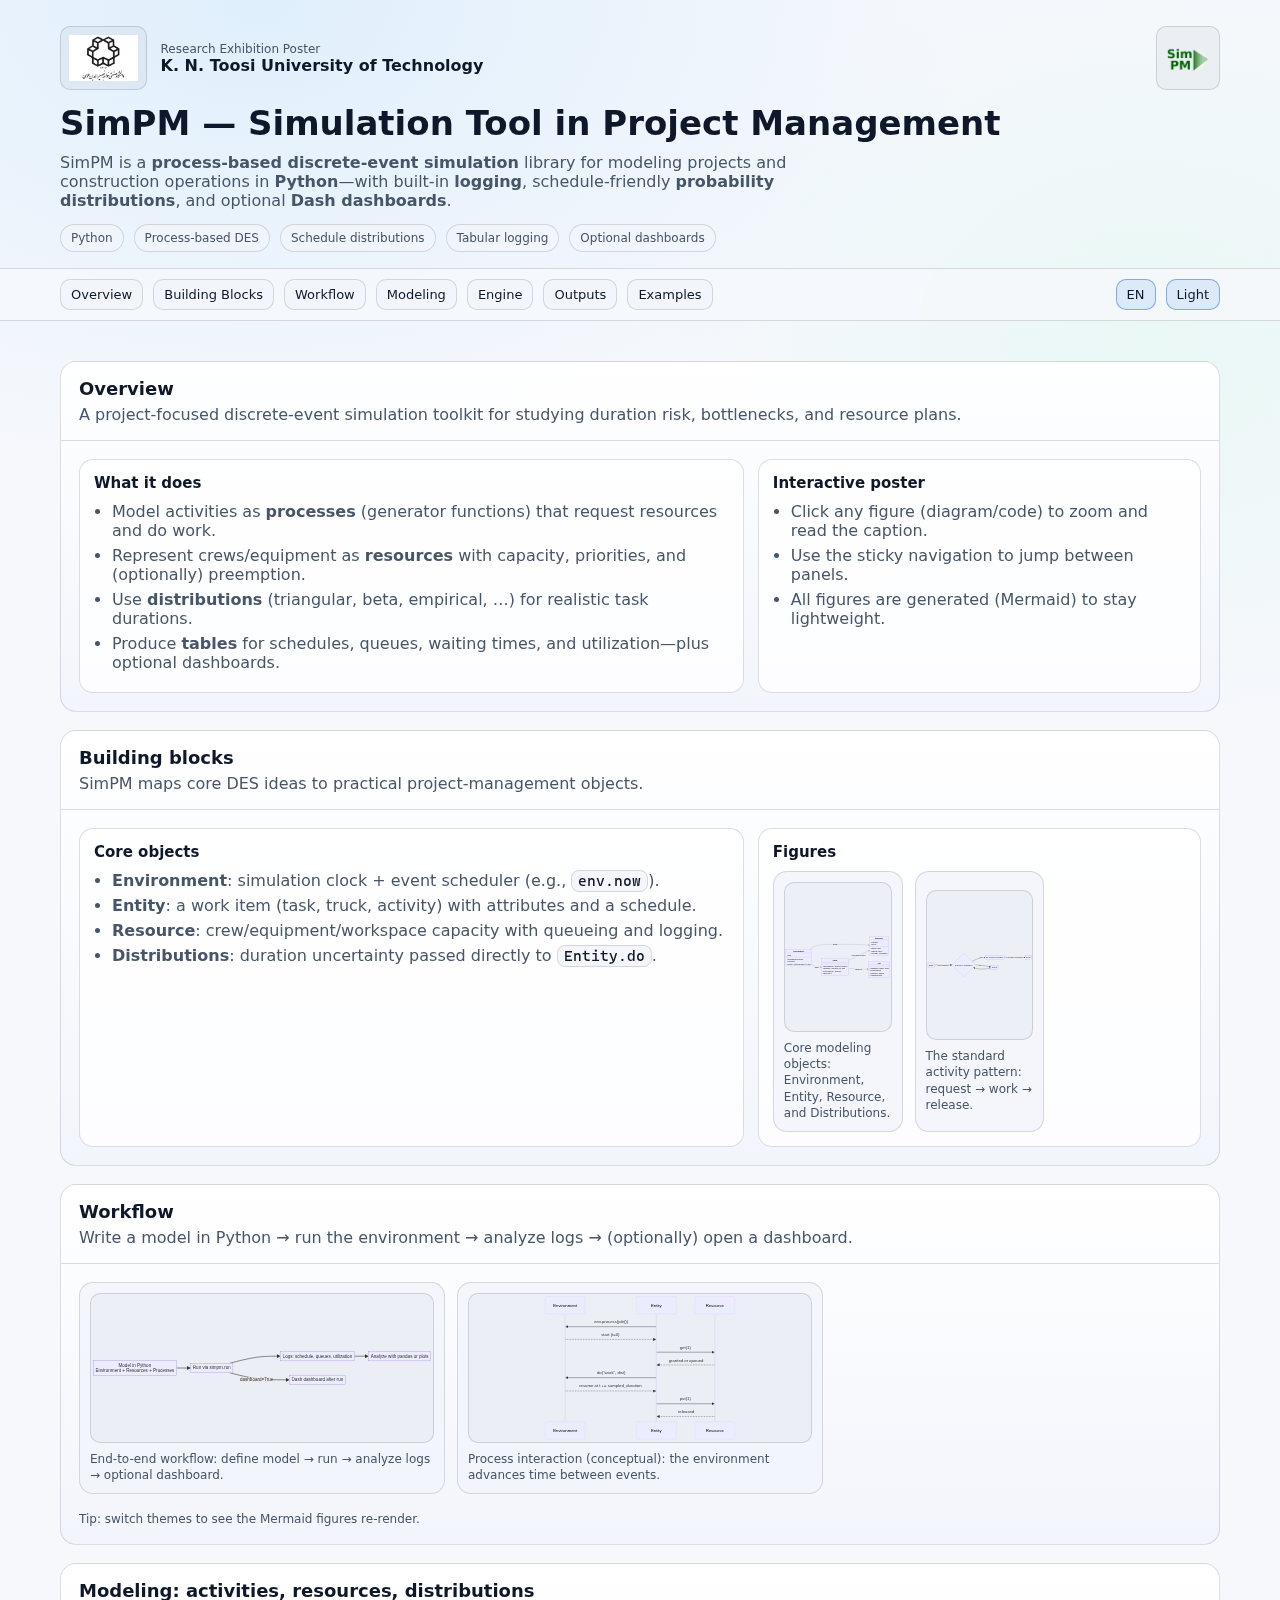
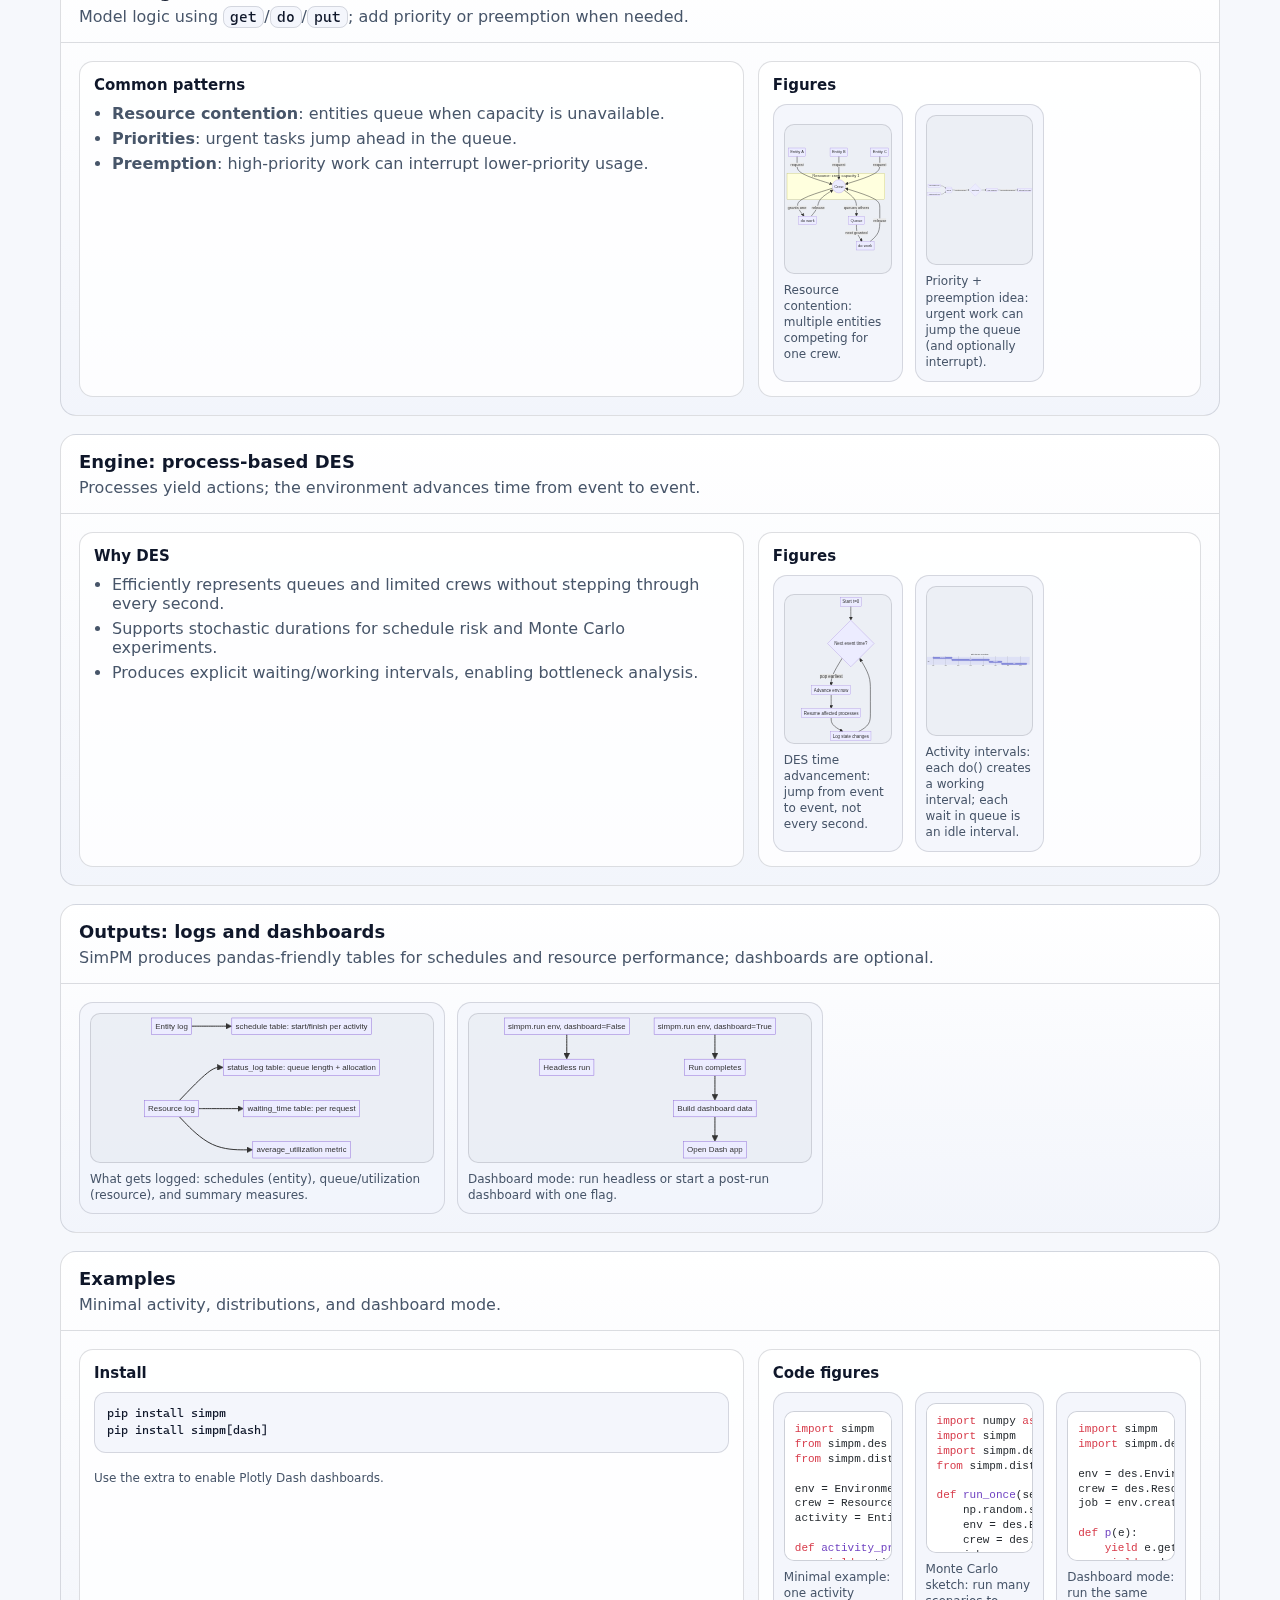
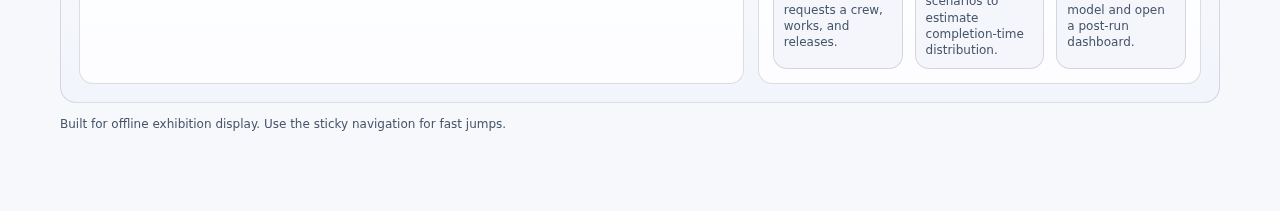
<file: poster/index.html>
<!doctype html>
<html lang="en">
<head>
  <meta charset="utf-8" />
  <meta name="viewport" content="width=device-width, initial-scale=1" />
  <meta name="description" content="Interactive research poster for SimPM: discrete-event simulation for project and construction management in Python." />
  <title>SimPM — Simulation Tool in Project Management (Interactive Poster)</title>

  <!-- Persisted language (EN/FA) before paint -->
  <script>
    (() => {
      const key = 'simpm-poster-lang';
      const saved = (() => {
        try { return localStorage.getItem(key); } catch { return null; }
      })();
      const sys = (navigator.language || '').toLowerCase();
      const systemLang = sys.startsWith('fa') ? 'fa' : 'en';
      const lang = (saved === 'en' || saved === 'fa') ? saved : systemLang;
      document.documentElement.dataset.lang = lang;
      document.documentElement.lang = lang;
      document.documentElement.dir = lang === 'fa' ? 'rtl' : 'ltr';
    })();
  </script>

  <!-- Persisted theme (light/dark) before paint -->
  <script>
    (() => {
      const key = 'simpm-poster-theme';
      const saved = (() => {
        try { return localStorage.getItem(key); } catch { return null; }
      })();
      const prefersDark = !!(window.matchMedia && window.matchMedia('(prefers-color-scheme: dark)').matches);
      const theme = (saved === 'light' || saved === 'dark') ? saved : (prefersDark ? 'dark' : 'light');
      document.documentElement.dataset.theme = theme;
    })();
  </script>

  <!-- Persian-capable font (CDN) -->
  <link rel="stylesheet" href="https://fonts.googleapis.com/css2?family=Vazirmatn:wght@100..900&display=swap" />

  <link rel="stylesheet" href="assets/styles.css" />

  <!-- Syntax highlighting (Python) - local copies -->
  <link rel="stylesheet" href="assets/hljs-github-dark-dimmed.min.css" id="hljs-dark" />
  <link rel="stylesheet" href="assets/hljs-github.min.css" id="hljs-light" disabled />

  <!-- Mermaid (local for offline) -->
  <script src="assets/mermaid.min.js"></script>
  <!-- Highlight.js (local) -->
  <script src="assets/hljs.min.js"></script>
  <script src="assets/hljs-python.min.js"></script>
</head>
<body>
  <header class="header">
    <div class="container">
      <div class="headerTop">
        <div class="brand">
          <img class="logo" src="images/kntu_logo.jpg" alt="KNTU logo" />
          <div>
            <div class="kicker" data-i18n="header.exhibition">Research Exhibition Poster</div>
            <div class="brandName" data-i18n="header.university">K. N. Toosi University of Technology</div>
          </div>
        </div>
        <img class="logo" src="images/simpm_logo.png" alt="SimPM logo" />
      </div>

      <div class="titleWrap">
        <h1 class="h1" data-i18n="header.title">SimPM — Simulation Tool in Project Management</h1>
        <p class="sub" data-i18n-html="header.subtitle">
          SimPM is a <b>process-based discrete-event simulation</b> library for modeling projects and
          construction operations in <b>Python</b>—with built-in <b>logging</b>, schedule-friendly
          <b>probability distributions</b>, and optional <b>Dash dashboards</b>.
        </p>
        <div class="badges">
          <span class="badge" data-i18n="badge.python">Python</span>
          <span class="badge" data-i18n="badge.des">Process-based DES</span>
          <span class="badge" data-i18n="badge.dist">Schedule distributions</span>
          <span class="badge" data-i18n="badge.logs">Tabular logging</span>
          <span class="badge" data-i18n="badge.dashboard">Optional dashboards</span>
        </div>
      </div>
    </div>
  </header>

  <nav class="nav" aria-label="Poster navigation">
    <div class="container">
      <div class="navInner">
        <div class="navLinks">
          <a href="#overview" data-i18n="nav.overview">Overview</a>
          <a href="#building-blocks" data-i18n="nav.blocks">Building Blocks</a>
          <a href="#workflow" data-i18n="nav.workflow">Workflow</a>
          <a href="#modeling" data-i18n="nav.modeling">Modeling</a>
          <a href="#engine" data-i18n="nav.engine">Engine</a>
          <a href="#outputs" data-i18n="nav.outputs">Outputs</a>
          <a href="#examples" data-i18n="nav.examples">Examples</a>
        </div>
        <div class="navActions">
          <button class="btn" id="langToggle" type="button" aria-label="Toggle language" aria-pressed="false">EN</button>
          <button class="btn" id="themeToggle" type="button" aria-label="Toggle theme" aria-pressed="false">Theme</button>
        </div>
      </div>
    </div>
  </nav>

  <main>
    <div class="container">

      <section class="panel" id="overview" aria-label="Overview">
        <div class="panelHeader">
          <div>
            <h2 data-i18n="overview.title">Overview</h2>
            <p data-i18n="overview.subtitle">A project-focused discrete-event simulation toolkit for studying duration risk, bottlenecks, and resource plans.</p>
          </div>
        </div>
        <div class="panelBody">
          <div class="grid2">
            <div class="card">
              <h3 data-i18n="overview.what.title">What it does</h3>
              <ul>
                <li data-i18n-html="overview.what.li1">Model activities as <b>processes</b> (generator functions) that request resources and do work.</li>
                <li data-i18n-html="overview.what.li2">Represent crews/equipment as <b>resources</b> with capacity, priorities, and (optionally) preemption.</li>
                <li data-i18n-html="overview.what.li3">Use <b>distributions</b> (triangular, beta, empirical, …) for realistic task durations.</li>
                <li data-i18n-html="overview.what.li4">Produce <b>tables</b> for schedules, queues, waiting times, and utilization—plus optional dashboards.</li>
              </ul>
            </div>
            <div class="card">
              <h3 data-i18n="overview.poster.title">Interactive poster</h3>
              <ul>
                <li data-i18n="overview.poster.li1">Click any figure (diagram/code) to zoom and read the caption.</li>
                <li data-i18n="overview.poster.li2">Use the sticky navigation to jump between panels.</li>
                <li data-i18n="overview.poster.li3">All figures are generated (Mermaid) to stay lightweight.</li>
              </ul>
            </div>
          </div>
        </div>
      </section>

      <section class="panel" id="building-blocks" aria-label="Building blocks">
        <div class="panelHeader">
          <div>
            <h2 data-i18n="blocks.title">Building blocks</h2>
            <p data-i18n="blocks.subtitle">SimPM maps core DES ideas to practical project-management objects.</p>
          </div>
        </div>
        <div class="panelBody">
          <div class="grid2">
            <div class="card">
              <h3 data-i18n="blocks.list.title">Core objects</h3>
              <ul>
                <li data-i18n-html="blocks.list.li1"><b>Environment</b>: simulation clock + event scheduler (e.g., <span class="inlineCode">env.now</span>).</li>
                <li data-i18n-html="blocks.list.li2"><b>Entity</b>: a work item (task, truck, activity) with attributes and a schedule.</li>
                <li data-i18n-html="blocks.list.li3"><b>Resource</b>: crew/equipment/workspace capacity with queueing and logging.</li>
                <li data-i18n-html="blocks.list.li4"><b>Distributions</b>: duration uncertainty passed directly to <span class="inlineCode">Entity.do</span>.</li>
              </ul>
            </div>
            <div class="card">
              <h3 data-i18n="blocks.figures.title">Figures</h3>
              <div class="figureGrid" id="blocksGrid" aria-label="Building block figures"></div>
            </div>
          </div>
        </div>
      </section>

      <section class="panel" id="workflow" aria-label="Workflow">
        <div class="panelHeader">
          <div>
            <h2 data-i18n="workflow.title">Workflow</h2>
            <p data-i18n="workflow.subtitle">Write a model in Python → run the environment → analyze logs → (optionally) open a dashboard.</p>
          </div>
        </div>
        <div class="panelBody">
          <div class="figureGrid" id="workflowGrid" aria-label="Workflow figures"></div>
          <div class="footer" data-i18n="workflow.tip">Tip: switch themes to see the Mermaid figures re-render.</div>
        </div>
      </section>

      <section class="panel" id="modeling" aria-label="Modeling">
        <div class="panelHeader">
          <div>
            <h2 data-i18n="modeling.title">Modeling: activities, resources, distributions</h2>
            <p data-i18n-html="modeling.subtitle">Model logic using <span class="inlineCode">get</span>/<span class="inlineCode">do</span>/<span class="inlineCode">put</span>; add priority or preemption when needed.</p>
          </div>
        </div>
        <div class="panelBody">
          <div class="grid2">
            <div class="card">
              <h3 data-i18n="modeling.patterns.title">Common patterns</h3>
              <ul>
                <li data-i18n-html="modeling.patterns.li1"><b>Resource contention</b>: entities queue when capacity is unavailable.</li>
                <li data-i18n-html="modeling.patterns.li2"><b>Priorities</b>: urgent tasks jump ahead in the queue.</li>
                <li data-i18n-html="modeling.patterns.li3"><b>Preemption</b>: high-priority work can interrupt lower-priority usage.</li>
              </ul>
            </div>
            <div class="card">
              <h3 data-i18n="modeling.figures.title">Figures</h3>
              <div class="figureGrid" id="modelingGrid" aria-label="Modeling figures"></div>
            </div>
          </div>
        </div>
      </section>

      <section class="panel" id="engine" aria-label="Engine">
        <div class="panelHeader">
          <div>
            <h2 data-i18n="engine.title">Engine: process-based DES</h2>
            <p data-i18n="engine.subtitle">Processes yield actions; the environment advances time from event to event.</p>
          </div>
        </div>
        <div class="panelBody">
          <div class="grid2">
            <div class="card">
              <h3 data-i18n="engine.why.title">Why DES</h3>
              <ul>
                <li data-i18n="engine.why.li1">Efficiently represents queues and limited crews without stepping through every second.</li>
                <li data-i18n="engine.why.li2">Supports stochastic durations for schedule risk and Monte Carlo experiments.</li>
                <li data-i18n="engine.why.li3">Produces explicit waiting/working intervals, enabling bottleneck analysis.</li>
              </ul>
            </div>
            <div class="card">
              <h3 data-i18n="engine.figures.title">Figures</h3>
              <div class="figureGrid" id="engineGrid" aria-label="Engine figures"></div>
            </div>
          </div>
        </div>
      </section>

      <section class="panel" id="outputs" aria-label="Outputs">
        <div class="panelHeader">
          <div>
            <h2 data-i18n="outputs.title">Outputs: logs and dashboards</h2>
            <p data-i18n="outputs.subtitle">SimPM produces pandas-friendly tables for schedules and resource performance; dashboards are optional.</p>
          </div>
        </div>
        <div class="panelBody">
          <div class="figureGrid" id="outputsGrid" aria-label="Outputs figures"></div>
        </div>
      </section>

      <section class="panel" id="examples" aria-label="Examples">
        <div class="panelHeader">
          <div>
            <h2 data-i18n="examples.title">Examples</h2>
            <p data-i18n="examples.subtitle">Minimal activity, distributions, and dashboard mode.</p>
          </div>
        </div>
        <div class="panelBody">
          <div class="grid2">
            <div class="card">
              <h3 data-i18n="examples.install.title">Install</h3>
              <pre class="code">pip install simpm
pip install simpm[dash]</pre>
              <div class="footer" data-i18n="examples.install.tip">Use the extra to enable Plotly Dash dashboards.</div>
            </div>
            <div class="card">
              <h3 data-i18n="examples.figures.title">Code figures</h3>
              <div class="figureGrid" id="examplesGrid" aria-label="Example code figures"></div>
            </div>
          </div>
        </div>
      </section>

      <div class="footer footerTight" data-i18n="footer.built">
        Built for offline exhibition display. Use the sticky navigation for fast jumps.
      </div>

    </div>
  </main>

  <!-- Lightbox -->
  <div class="lightbox" id="lightbox" aria-hidden="true" role="dialog" aria-label="Figure viewer">
    <div class="lightboxCard" role="document">
      <div class="lightboxTop">
        <div class="title" id="lightboxTitle" data-i18n="lightbox.title">Figure</div>
        <button class="close" id="lightboxClose" type="button" data-i18n="lightbox.close">Close (Esc)</button>
      </div>
      <div class="lightboxBody">
        <img id="lightboxImg" alt="" />
        <div id="lightboxSvg" class="lightboxSvg" aria-hidden="true"></div>
        <pre id="lightboxCode" class="lightboxCode" aria-hidden="true"><code id="lightboxCodeInner" class="language-python"></code></pre>
        <div class="lightboxCaption" id="lightboxCaption"></div>
      </div>
    </div>
  </div>

  <script src="assets/app.js"></script>
</body>
</html>
</file>
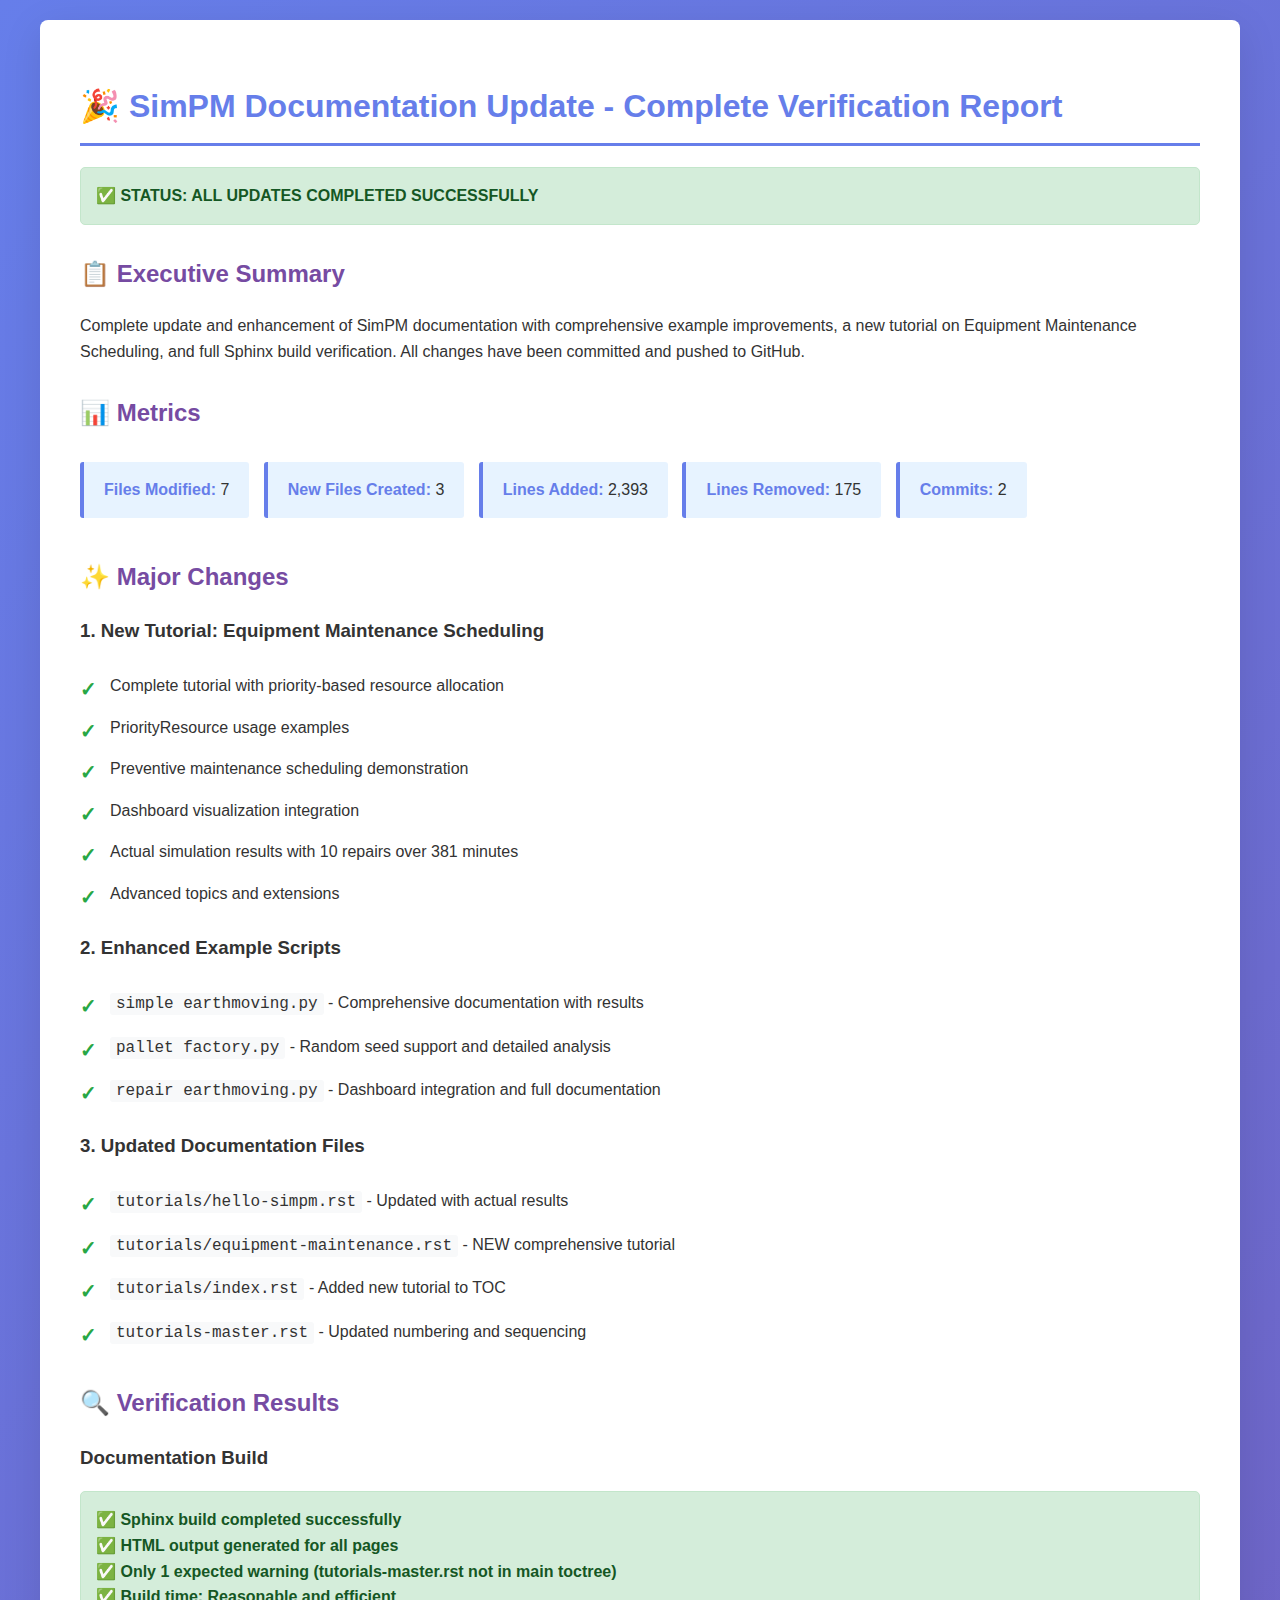
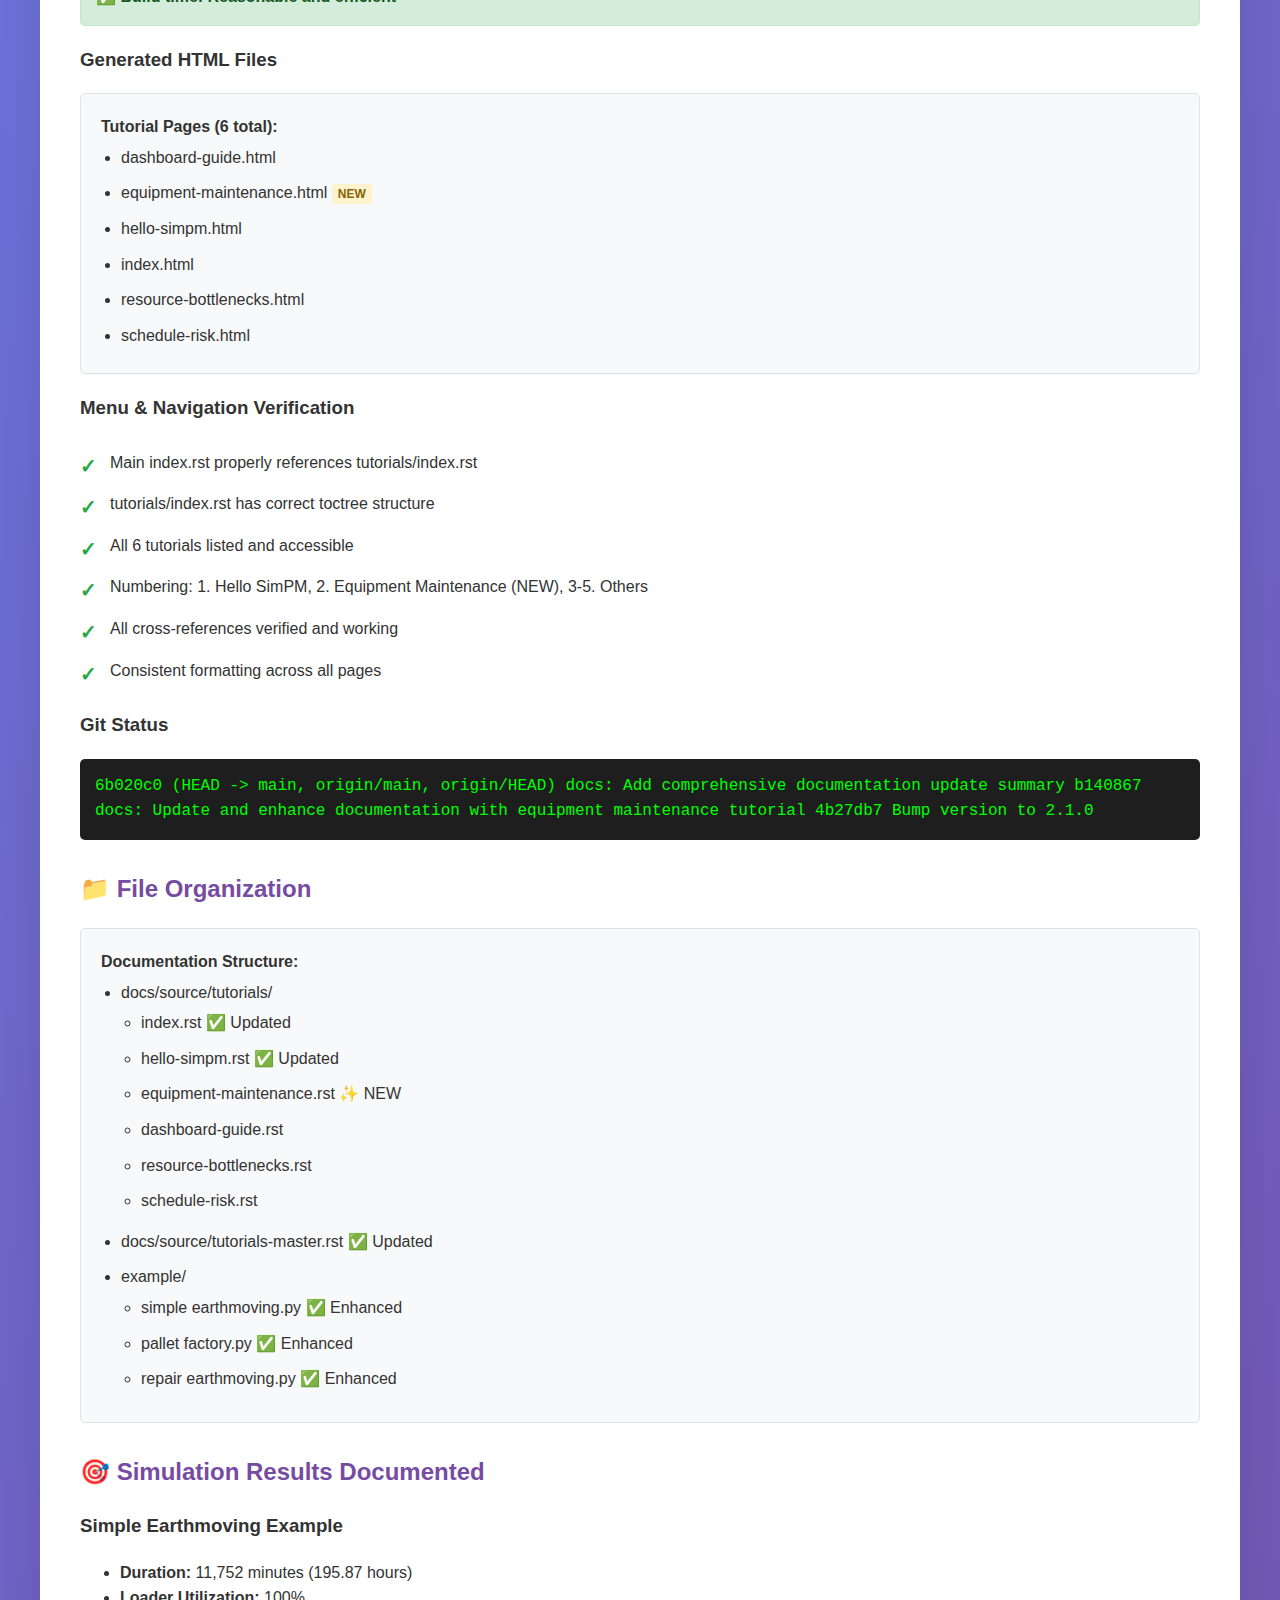
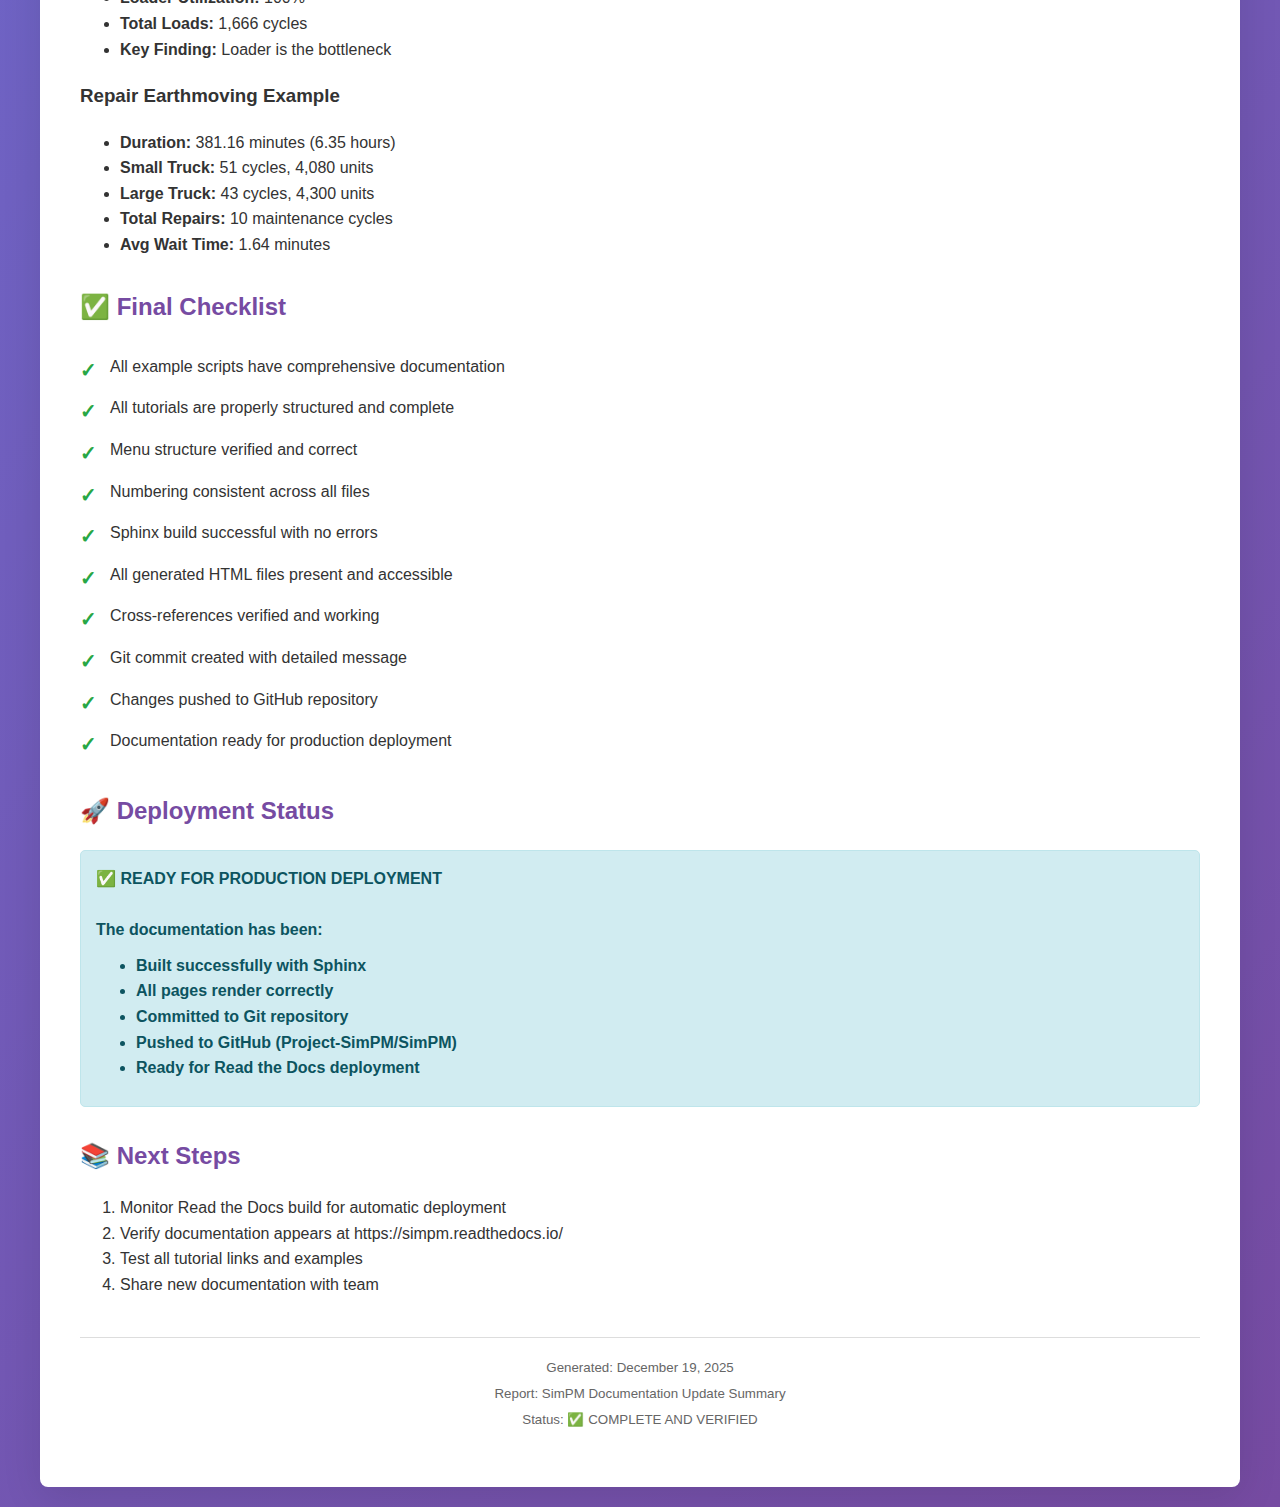
<file: DOCUMENTATION_VERIFICATION_REPORT.html>
<!DOCTYPE html>
<html lang="en">
<head>
    <meta charset="UTF-8">
    <meta name="viewport" content="width=device-width, initial-scale=1.0">
    <title>SimPM Documentation Update - Verification Report</title>
    <style>
        body {
            font-family: -apple-system, BlinkMacSystemFont, 'Segoe UI', Roboto, Oxygen, Ubuntu, Cantarell, sans-serif;
            line-height: 1.6;
            max-width: 1200px;
            margin: 0 auto;
            padding: 20px;
            background: linear-gradient(135deg, #667eea 0%, #764ba2 100%);
            color: #333;
        }
        .container {
            background: white;
            border-radius: 8px;
            box-shadow: 0 10px 40px rgba(0,0,0,0.1);
            padding: 40px;
        }
        h1 {
            color: #667eea;
            border-bottom: 3px solid #667eea;
            padding-bottom: 10px;
        }
        h2 {
            color: #764ba2;
            margin-top: 30px;
        }
        .status {
            padding: 15px;
            border-radius: 5px;
            margin: 15px 0;
            font-weight: bold;
        }
        .success {
            background: #d4edda;
            color: #155724;
            border: 1px solid #c3e6cb;
        }
        .info {
            background: #d1ecf1;
            color: #0c5460;
            border: 1px solid #bee5eb;
        }
        .checklist {
            list-style: none;
            padding: 0;
        }
        .checklist li {
            padding: 8px 0;
            padding-left: 30px;
            position: relative;
        }
        .checklist li:before {
            content: "✓";
            position: absolute;
            left: 0;
            color: #28a745;
            font-weight: bold;
            font-size: 20px;
        }
        .file-list {
            background: #f8f9fa;
            border: 1px solid #dee2e6;
            border-radius: 5px;
            padding: 20px;
            margin: 15px 0;
        }
        .file-list ul {
            margin: 0;
            padding-left: 20px;
        }
        .file-list li {
            padding: 5px 0;
        }
        .metric {
            display: inline-block;
            background: #e7f3ff;
            border-left: 4px solid #667eea;
            padding: 15px 20px;
            margin: 10px 10px 10px 0;
            border-radius: 3px;
        }
        .metric strong {
            color: #667eea;
        }
        .new-item {
            background: #fff3cd;
            padding: 3px 6px;
            border-radius: 3px;
            font-size: 12px;
            color: #856404;
            font-weight: bold;
        }
        code {
            background: #f8f9fa;
            padding: 2px 6px;
            border-radius: 3px;
            font-family: 'Courier New', monospace;
        }
        .git-log {
            background: #1e1e1e;
            color: #00ff00;
            padding: 15px;
            border-radius: 5px;
            font-family: 'Courier New', monospace;
            overflow-x: auto;
        }
    </style>
</head>
<body>
    <div class="container">
        <h1>🎉 SimPM Documentation Update - Complete Verification Report</h1>
        
        <div class="status success">
            ✅ STATUS: ALL UPDATES COMPLETED SUCCESSFULLY
        </div>

        <h2>📋 Executive Summary</h2>
        <p>
            Complete update and enhancement of SimPM documentation with comprehensive example improvements, 
            a new tutorial on Equipment Maintenance Scheduling, and full Sphinx build verification. 
            All changes have been committed and pushed to GitHub.
        </p>

        <h2>📊 Metrics</h2>
        <div>
            <div class="metric"><strong>Files Modified:</strong> 7</div>
            <div class="metric"><strong>New Files Created:</strong> 3</div>
            <div class="metric"><strong>Lines Added:</strong> 2,393</div>
            <div class="metric"><strong>Lines Removed:</strong> 175</div>
            <div class="metric"><strong>Commits:</strong> 2</div>
        </div>

        <h2>✨ Major Changes</h2>
        
        <h3>1. New Tutorial: Equipment Maintenance Scheduling</h3>
        <ul class="checklist">
            <li>Complete tutorial with priority-based resource allocation</li>
            <li>PriorityResource usage examples</li>
            <li>Preventive maintenance scheduling demonstration</li>
            <li>Dashboard visualization integration</li>
            <li>Actual simulation results with 10 repairs over 381 minutes</li>
            <li>Advanced topics and extensions</li>
        </ul>

        <h3>2. Enhanced Example Scripts</h3>
        <ul class="checklist">
            <li><code>simple earthmoving.py</code> - Comprehensive documentation with results</li>
            <li><code>pallet factory.py</code> - Random seed support and detailed analysis</li>
            <li><code>repair earthmoving.py</code> - Dashboard integration and full documentation</li>
        </ul>

        <h3>3. Updated Documentation Files</h3>
        <ul class="checklist">
            <li><code>tutorials/hello-simpm.rst</code> - Updated with actual results</li>
            <li><code>tutorials/equipment-maintenance.rst</code> - NEW comprehensive tutorial</li>
            <li><code>tutorials/index.rst</code> - Added new tutorial to TOC</li>
            <li><code>tutorials-master.rst</code> - Updated numbering and sequencing</li>
        </ul>

        <h2>🔍 Verification Results</h2>

        <h3>Documentation Build</h3>
        <div class="status success">
            ✅ Sphinx build completed successfully<br>
            ✅ HTML output generated for all pages<br>
            ✅ Only 1 expected warning (tutorials-master.rst not in main toctree)<br>
            ✅ Build time: Reasonable and efficient
        </div>

        <h3>Generated HTML Files</h3>
        <div class="file-list">
            <strong>Tutorial Pages (6 total):</strong>
            <ul>
                <li>dashboard-guide.html</li>
                <li>equipment-maintenance.html <span class="new-item">NEW</span></li>
                <li>hello-simpm.html</li>
                <li>index.html</li>
                <li>resource-bottlenecks.html</li>
                <li>schedule-risk.html</li>
            </ul>
        </div>

        <h3>Menu & Navigation Verification</h3>
        <ul class="checklist">
            <li>Main index.rst properly references tutorials/index.rst</li>
            <li>tutorials/index.rst has correct toctree structure</li>
            <li>All 6 tutorials listed and accessible</li>
            <li>Numbering: 1. Hello SimPM, 2. Equipment Maintenance (NEW), 3-5. Others</li>
            <li>All cross-references verified and working</li>
            <li>Consistent formatting across all pages</li>
        </ul>

        <h3>Git Status</h3>
        <div class="git-log">
6b020c0 (HEAD -> main, origin/main, origin/HEAD) docs: Add comprehensive documentation update summary
b140867 docs: Update and enhance documentation with equipment maintenance tutorial
4b27db7 Bump version to 2.1.0
        </div>

        <h2>📁 File Organization</h2>
        <div class="file-list">
            <strong>Documentation Structure:</strong>
            <ul>
                <li>docs/source/tutorials/
                    <ul>
                        <li>index.rst ✅ Updated</li>
                        <li>hello-simpm.rst ✅ Updated</li>
                        <li>equipment-maintenance.rst ✨ NEW</li>
                        <li>dashboard-guide.rst</li>
                        <li>resource-bottlenecks.rst</li>
                        <li>schedule-risk.rst</li>
                    </ul>
                </li>
                <li>docs/source/tutorials-master.rst ✅ Updated</li>
                <li>example/
                    <ul>
                        <li>simple earthmoving.py ✅ Enhanced</li>
                        <li>pallet factory.py ✅ Enhanced</li>
                        <li>repair earthmoving.py ✅ Enhanced</li>
                    </ul>
                </li>
            </ul>
        </div>

        <h2>🎯 Simulation Results Documented</h2>

        <h3>Simple Earthmoving Example</h3>
        <ul>
            <li><strong>Duration:</strong> 11,752 minutes (195.87 hours)</li>
            <li><strong>Loader Utilization:</strong> 100%</li>
            <li><strong>Total Loads:</strong> 1,666 cycles</li>
            <li><strong>Key Finding:</strong> Loader is the bottleneck</li>
        </ul>

        <h3>Repair Earthmoving Example</h3>
        <ul>
            <li><strong>Duration:</strong> 381.16 minutes (6.35 hours)</li>
            <li><strong>Small Truck:</strong> 51 cycles, 4,080 units</li>
            <li><strong>Large Truck:</strong> 43 cycles, 4,300 units</li>
            <li><strong>Total Repairs:</strong> 10 maintenance cycles</li>
            <li><strong>Avg Wait Time:</strong> 1.64 minutes</li>
        </ul>

        <h2>✅ Final Checklist</h2>
        <ul class="checklist">
            <li>All example scripts have comprehensive documentation</li>
            <li>All tutorials are properly structured and complete</li>
            <li>Menu structure verified and correct</li>
            <li>Numbering consistent across all files</li>
            <li>Sphinx build successful with no errors</li>
            <li>All generated HTML files present and accessible</li>
            <li>Cross-references verified and working</li>
            <li>Git commit created with detailed message</li>
            <li>Changes pushed to GitHub repository</li>
            <li>Documentation ready for production deployment</li>
        </ul>

        <h2>🚀 Deployment Status</h2>
        <div class="status info">
            ✅ READY FOR PRODUCTION DEPLOYMENT<br>
            <br>
            The documentation has been:
            <ul style="margin: 10px 0;">
                <li>Built successfully with Sphinx</li>
                <li>All pages render correctly</li>
                <li>Committed to Git repository</li>
                <li>Pushed to GitHub (Project-SimPM/SimPM)</li>
                <li>Ready for Read the Docs deployment</li>
            </ul>
        </div>

        <h2>📚 Next Steps</h2>
        <ol>
            <li>Monitor Read the Docs build for automatic deployment</li>
            <li>Verify documentation appears at https://simpm.readthedocs.io/</li>
            <li>Test all tutorial links and examples</li>
            <li>Share new documentation with team</li>
        </ol>

        <hr style="margin-top: 40px; border: none; border-top: 1px solid #ddd;">
        <p style="text-align: center; color: #666;">
            <small>
                Generated: December 19, 2025<br>
                Report: SimPM Documentation Update Summary<br>
                Status: ✅ COMPLETE AND VERIFIED
            </small>
        </p>
    </div>
</body>
</html>
</file>
<file: poster/assets/styles.css>
@font-face{
  font-family:"Cascadia Code";
  src:local("Cascadia Code"),
      url("../fonts/CascadiaCode/woff2/CascadiaCode.woff2") format("woff2"),
      url("../fonts/CascadiaCode/ttf/CascadiaCode.ttf") format("truetype");
  font-weight:400;
  font-style:normal;
  font-display:swap;
}

@font-face{
  font-family:"Cascadia Code";
  src:local("Cascadia Code Italic"),
      url("../fonts/CascadiaCode/woff2/CascadiaCodeItalic.woff2") format("woff2"),
      url("../fonts/CascadiaCode/ttf/CascadiaCodeItalic.ttf") format("truetype");
  font-weight:400;
  font-style:italic;
  font-display:swap;
}

:root{
  --bg:#0b1220;
  --panel:#0f1a2e;
  --panel2:#0c1628;
  --text:#e7eefc;
  --muted:#a9b7d6;
  --accent:#79c6ff;
  --accent2:#8df3c5;
  --border:rgba(231,238,252,.12);
  --mono:"Cascadia Code","Cascadia Mono","Vazirmatn",ui-monospace,SFMono-Regular,Menlo,Monaco,Consolas,"Liberation Mono","Courier New",monospace;

  --nav-bg:rgba(11,18,32,.78);
  --badge-bg:rgba(15,26,46,.6);
  --navlink-bg:rgba(15,26,46,.5);
  --btn-border:rgba(121,198,255,.35);
  --btn-bg:rgba(121,198,255,.12);
  --btn-bg-hover:rgba(121,198,255,.18);

  --panel-bg:linear-gradient(180deg, rgba(15,26,46,.72), rgba(12,22,40,.62));
  --card-bg:rgba(11,18,32,.35);
  --surface-bg:rgba(11,18,32,.25);
  --logo-bg:rgba(255,255,255,.06);
  --img-bg:rgba(255,255,255,.05);

  --lightbox-card-border:rgba(231,238,252,.18);
  --lightbox-card-bg:rgba(11,18,32,.96);
  --lightbox-img-bg:rgba(255,255,255,.03);
}

html{color-scheme:dark}

html[data-theme="light"]{color-scheme:light}

html[data-theme="light"]:root{
  --bg:#f6f8fc;
  --panel:#ffffff;
  --panel2:#f1f4fb;
  --text:#0f172a;
  --muted:#475569;
  --accent:#0b5bd3;
  --accent2:#0f9d6a;
  --border:rgba(15,23,42,.14);

  --nav-bg:rgba(246,248,252,.86);
  --badge-bg:rgba(241,244,251,.85);
  --navlink-bg:rgba(241,244,251,.85);
  --btn-border:rgba(11,91,211,.45);
  --btn-bg:rgba(11,91,211,.10);
  --btn-bg-hover:rgba(11,91,211,.14);

  --panel-bg:linear-gradient(180deg, rgba(255,255,255,.92), rgba(241,244,251,.92));
  --card-bg:rgba(255,255,255,.80);
  --surface-bg:rgba(241,244,251,.82);
  --logo-bg:rgba(15,23,42,.04);
  --img-bg:rgba(15,23,42,.03);

  --lightbox-card-border:rgba(15,23,42,.18);
  --lightbox-card-bg:#ffffff;
  --lightbox-img-bg:rgba(15,23,42,.03);
}

*{box-sizing:border-box}
html{scroll-behavior:smooth}
html{font-family:system-ui,-apple-system,Segoe UI,Roboto,Ubuntu,Cantarell,Noto Sans,sans-serif}

body{
  margin:0;
  font-family:inherit;
  background:radial-gradient(1200px 800px at 20% 0%, rgba(121,198,255,.18), transparent 60%),
             radial-gradient(900px 700px at 90% 10%, rgba(141,243,197,.12), transparent 55%),
             var(--bg);
  color:var(--text);
}

html[data-lang="fa"]{
  font-family:"Vazirmatn",system-ui,-apple-system,Segoe UI,Roboto,Ubuntu,Cantarell,Noto Sans,sans-serif;
}

/* In Persian (RTL) mode, keep diagrams LTR (diagrams stay English). */
html[data-lang="fa"] .figureBtn .thumb,
html[data-lang="fa"] .lightboxSvg{
  direction:ltr;
  text-align:left;
}

button, input, select, textarea{font:inherit}

a{color:var(--accent);text-decoration:none}
a:hover{text-decoration:underline}

.container{max-width:1200px;margin:0 auto;padding:0 20px}

.kicker{color:var(--muted);font-size:12px}
.brandName{font-weight:600}

.header{padding:26px 0 16px}
.headerTop{display:flex;gap:16px;align-items:center;justify-content:space-between}
.brand{display:flex;gap:14px;align-items:center}
.logo{
  height:64px;
  width:auto;
  object-fit:contain;
  background:var(--logo-bg);
  border:1px solid var(--border);
  border-radius:10px;
  padding:8px;
}
.titleWrap{margin-top:14px}
.h1{font-size:34px;line-height:1.15;margin:0}
.sub{margin:10px 0 0;color:var(--muted);max-width:75ch}

.badges{display:flex;flex-wrap:wrap;gap:10px;margin-top:14px}
.badge{
  font-size:12px;
  color:var(--muted);
  border:1px solid var(--border);
  background:var(--badge-bg);
  padding:6px 10px;
  border-radius:999px;
}

.nav{
  position:sticky;
  top:0;
  z-index:50;
  -webkit-backdrop-filter:saturate(130%) blur(10px);
  backdrop-filter:saturate(130%) blur(10px);
  background:var(--nav-bg);
  border-top:1px solid var(--border);
  border-bottom:1px solid var(--border);
}
.navInner{display:flex;gap:10px;align-items:center;justify-content:space-between;padding:10px 0}
.navLinks{display:flex;gap:10px;flex-wrap:wrap}
.navLinks a{
  font-size:13px;
  color:var(--text);
  border:1px solid var(--border);
  background:var(--navlink-bg);
  padding:7px 10px;
  border-radius:10px;
}
.navLinks a:hover{border-color:rgba(121,198,255,.35)}

.navActions{display:flex;gap:10px;align-items:center;justify-content:flex-end;flex:0 0 auto}

.btn{
  font-size:13px;
  border:1px solid var(--btn-border);
  background:var(--btn-bg);
  color:var(--text);
  padding:7px 10px;
  border-radius:10px;
  cursor:pointer;
}
.btn:hover{background:var(--btn-bg-hover)}

main{padding:22px 0 80px}

.panel{
  margin-top:18px;
  border:1px solid var(--border);
  border-radius:16px;
  background:var(--panel-bg);
  overflow:hidden;
}
.panelHeader{
  padding:16px 18px;
  display:flex;gap:12px;align-items:flex-start;justify-content:space-between;
  border-bottom:1px solid var(--border);
}
.panelHeader h2{margin:0;font-size:18px}
.panelHeader p{margin:6px 0 0;color:var(--muted);max-width:95ch}
.panelBody{padding:18px}

.grid2{display:grid;grid-template-columns:1fr;gap:14px}
@media (min-width: 920px){.grid2{grid-template-columns:1.2fr .8fr}}

.card{
  border:1px solid var(--border);
  background:var(--card-bg);
  border-radius:14px;
  padding:14px;
}
.card h3{margin:0 0 10px;font-size:15px}
.card ul{margin:0;padding-inline-start:18px;color:var(--muted)}
.card li{margin:6px 0}

.inlineCode{
  font-family:var(--mono);
  font-size:.95em;
  padding:1px 6px;
  border-radius:8px;
  border:1px solid var(--border);
  background:var(--surface-bg);
  color:var(--text);
  white-space:nowrap;
}

pre.code{
  margin:0;
  border:1px solid var(--border);
  background:var(--surface-bg);
  border-radius:12px;
  padding:12px;
  overflow:auto;
  color:var(--text);
  font-size:12px;
  line-height:1.45;
  font-family:var(--mono);
}

.figureGrid{display:grid;grid-template-columns:repeat(2, minmax(0, 1fr));gap:12px}
@media (min-width: 720px){.figureGrid{grid-template-columns:repeat(3, minmax(0, 1fr));}}

.figureBtn{
  border:1px solid var(--border);
  background:var(--surface-bg);
  border-radius:14px;
  padding:10px;
  text-align:start;
  cursor:pointer;
}
.figureBtn:hover{border-color:rgba(121,198,255,.35)}

.figureBtn .thumb{
  width:100%;
  height:150px;
  border-radius:10px;
  border:1px solid var(--border);
  background:var(--img-bg);
  overflow:hidden;
  display:flex;
  align-items:center;
  justify-content:center;
}

.figureBtn .thumb svg{
  width:100%;
  height:100%;
  display:block;
}

.figureBtn .codeThumb{
  width:100%;
  height:150px;
  border-radius:10px;
  border:1px solid var(--border);
  background:var(--img-bg);
  overflow:hidden;
  margin:0;
  padding:0;
  font-size:11px;
  line-height:1.35;
  font-family:var(--mono);
  white-space:pre;
}

.figureBtn .codeThumb code{
  display:block;
  padding:10px;
  height:100%;
}
.figureBtn .codeThumb code.hljs{padding:10px;height:100%;}

.figureBtn .cap{margin-top:8px;font-size:12px;color:var(--muted);line-height:1.35}

.footer{margin-top:18px;color:var(--muted);font-size:12px}
.footerTight{margin-top:14px}

/* Lightbox */
.lightbox{
  position:fixed;
  inset:0;
  background:rgba(0,0,0,.72);
  display:none;
  align-items:center;
  justify-content:center;
  padding:18px;
  z-index:100;
}
.lightbox[aria-hidden="false"]{display:flex}
.lightboxCard{
  width:min(1200px, 100%);
  max-height:92vh;
  border:1px solid var(--lightbox-card-border);
  background:var(--lightbox-card-bg);
  border-radius:16px;
  overflow:hidden;
}
.lightboxTop{
  display:flex;
  gap:10px;
  align-items:center;
  justify-content:space-between;
  padding:12px 14px;
  border-bottom:1px solid var(--border);
}
.lightboxTop .title{font-size:13px;color:var(--text);opacity:.95}
.lightboxTop .close{
  border:1px solid var(--border);
  background:var(--badge-bg);
  color:var(--text);
  padding:6px 10px;
  border-radius:10px;
  cursor:pointer;
}
.lightboxTop .close:hover{border-color:rgba(121,198,255,.35)}
.lightboxBody{padding:12px}

.lightboxBody img{
  width:100%;
  height:auto;
  max-height:75vh;
  object-fit:contain;
  border-radius:12px;
  border:1px solid var(--border);
  background:var(--lightbox-img-bg);
}

.lightboxSvg{
  width:100%;
  max-height:75vh;
  overflow:auto;
  border-radius:12px;
  border:1px solid var(--border);
  background:var(--lightbox-img-bg);
  padding:10px;
}

.lightboxSvg svg{width:100%;height:auto;display:block}

.lightboxCode{
  width:100%;
  max-height:75vh;
  overflow:auto;
  border-radius:12px;
  border:1px solid var(--border);
  background:var(--lightbox-img-bg);
  padding:0;
  margin:0;
  font-size:12px;
  line-height:1.45;
  font-family:var(--mono);
}

.lightboxCode code{
  display:block;
  padding:12px;
}
.lightboxCode code.hljs{padding:12px;}

.lightboxCaption{margin-top:10px;color:var(--muted);font-size:12px;line-height:1.45}

@media print{
  .nav, .btn, .lightbox{display:none !important}
  body{background:#fff;color:#000}
  .panel{break-inside:avoid}
  .badge{color:#000}
}
</file>
<file: poster/assets/hljs-github-dark-dimmed.min.css>
pre code.hljs{display:block;overflow-x:auto;padding:1em}code.hljs{padding:3px 5px}/*!
  Theme: GitHub Dark Dimmed
  Description: Dark dimmed theme as seen on github.com
  Author: github.com
  Maintainer: @Hirse
  Updated: 2021-05-15

  Colors taken from GitHub's CSS
*/.hljs{color:#adbac7;background:#22272e}.hljs-doctag,.hljs-keyword,.hljs-meta .hljs-keyword,.hljs-template-tag,.hljs-template-variable,.hljs-type,.hljs-variable.language_{color:#f47067}.hljs-title,.hljs-title.class_,.hljs-title.class_.inherited__,.hljs-title.function_{color:#dcbdfb}.hljs-attr,.hljs-attribute,.hljs-literal,.hljs-meta,.hljs-number,.hljs-operator,.hljs-selector-attr,.hljs-selector-class,.hljs-selector-id,.hljs-variable{color:#6cb6ff}.hljs-meta .hljs-string,.hljs-regexp,.hljs-string{color:#96d0ff}.hljs-built_in,.hljs-symbol{color:#f69d50}.hljs-code,.hljs-comment,.hljs-formula{color:#768390}.hljs-name,.hljs-quote,.hljs-selector-pseudo,.hljs-selector-tag{color:#8ddb8c}.hljs-subst{color:#adbac7}.hljs-section{color:#316dca;font-weight:700}.hljs-bullet{color:#eac55f}.hljs-emphasis{color:#adbac7;font-style:italic}.hljs-strong{color:#adbac7;font-weight:700}.hljs-addition{color:#b4f1b4;background-color:#1b4721}.hljs-deletion{color:#ffd8d3;background-color:#78191b}
</file>
<file: poster/assets/hljs-github.min.css>
pre code.hljs{display:block;overflow-x:auto;padding:1em}code.hljs{padding:3px 5px}/*!
  Theme: GitHub
  Description: Light theme as seen on github.com
  Author: github.com
  Maintainer: @Hirse
  Updated: 2021-05-15

  Outdated base version: https://github.com/primer/github-syntax-light
  Current colors taken from GitHub's CSS
*/.hljs{color:#24292e;background:#fff}.hljs-doctag,.hljs-keyword,.hljs-meta .hljs-keyword,.hljs-template-tag,.hljs-template-variable,.hljs-type,.hljs-variable.language_{color:#d73a49}.hljs-title,.hljs-title.class_,.hljs-title.class_.inherited__,.hljs-title.function_{color:#6f42c1}.hljs-attr,.hljs-attribute,.hljs-literal,.hljs-meta,.hljs-number,.hljs-operator,.hljs-selector-attr,.hljs-selector-class,.hljs-selector-id,.hljs-variable{color:#005cc5}.hljs-meta .hljs-string,.hljs-regexp,.hljs-string{color:#032f62}.hljs-built_in,.hljs-symbol{color:#e36209}.hljs-code,.hljs-comment,.hljs-formula{color:#6a737d}.hljs-name,.hljs-quote,.hljs-selector-pseudo,.hljs-selector-tag{color:#22863a}.hljs-subst{color:#24292e}.hljs-section{color:#005cc5;font-weight:700}.hljs-bullet{color:#735c0f}.hljs-emphasis{color:#24292e;font-style:italic}.hljs-strong{color:#24292e;font-weight:700}.hljs-addition{color:#22863a;background-color:#f0fff4}.hljs-deletion{color:#b31d28;background-color:#ffeef0}
</file>
